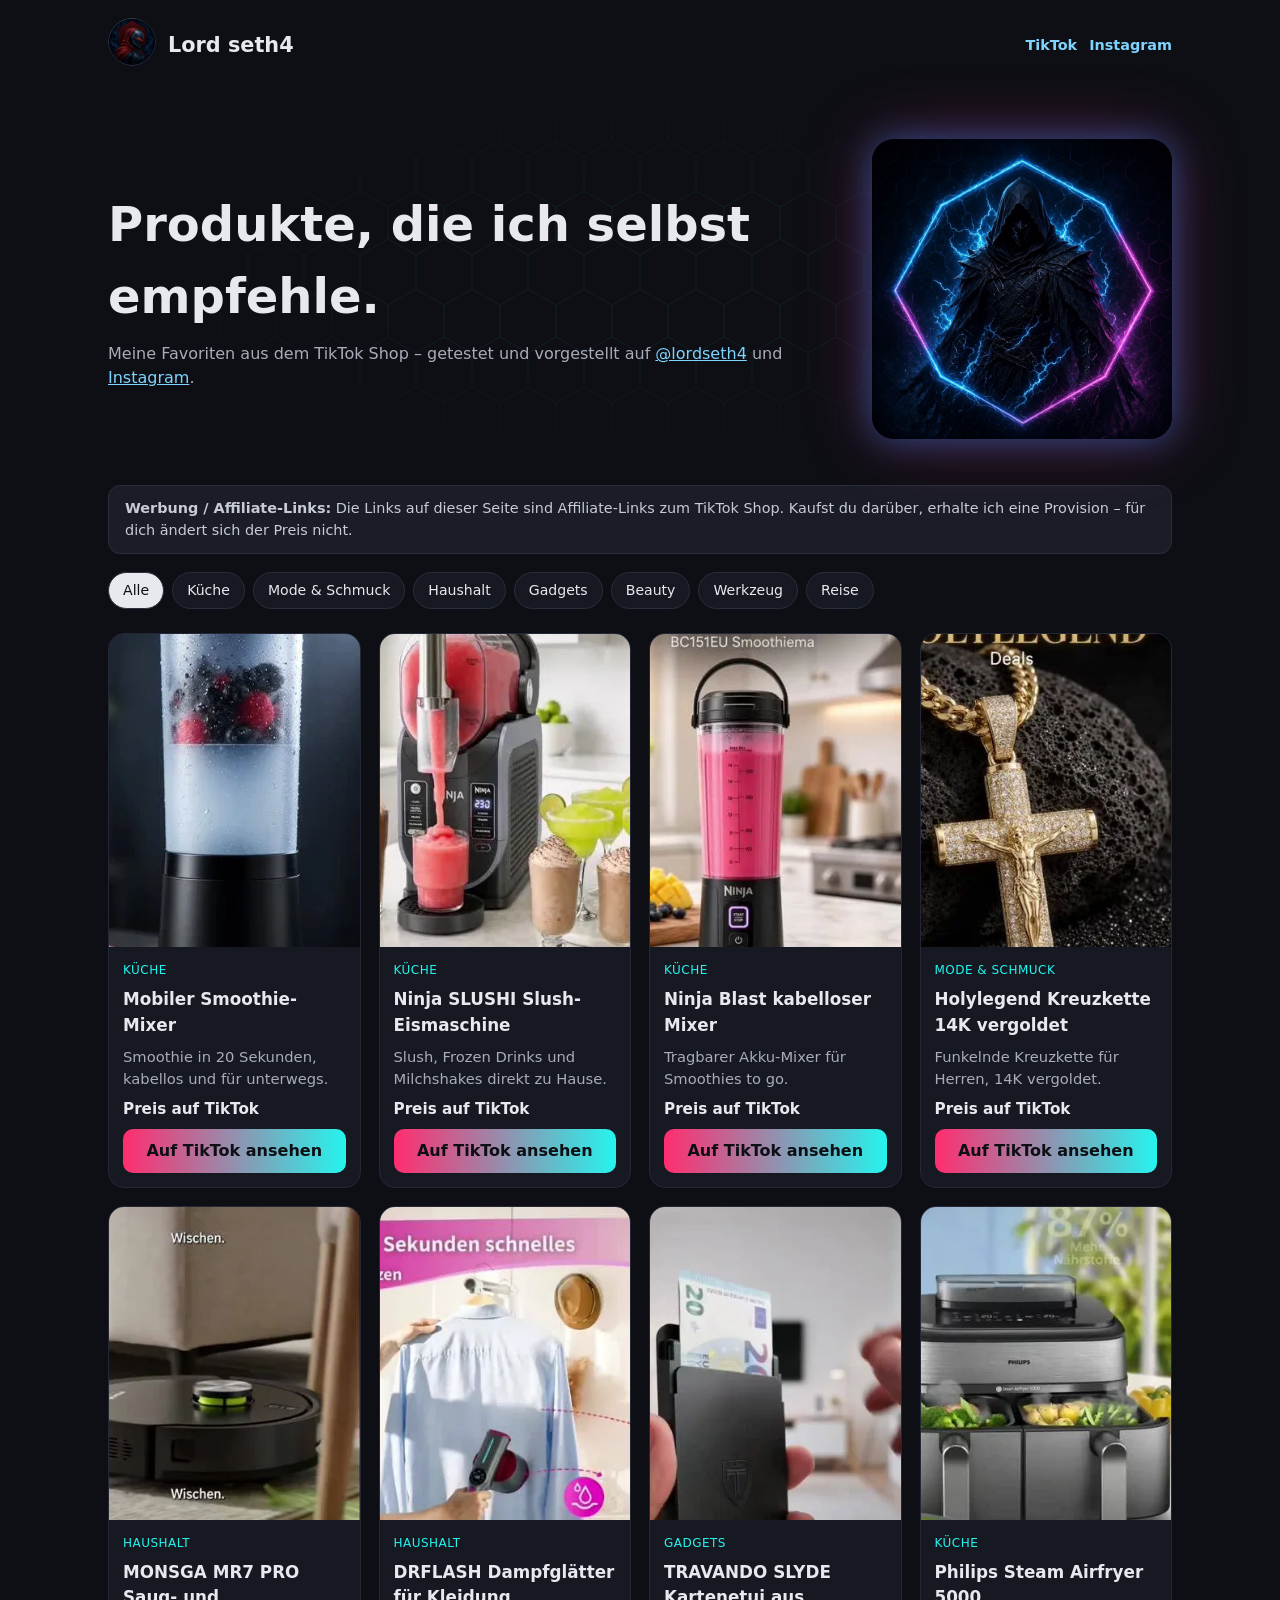
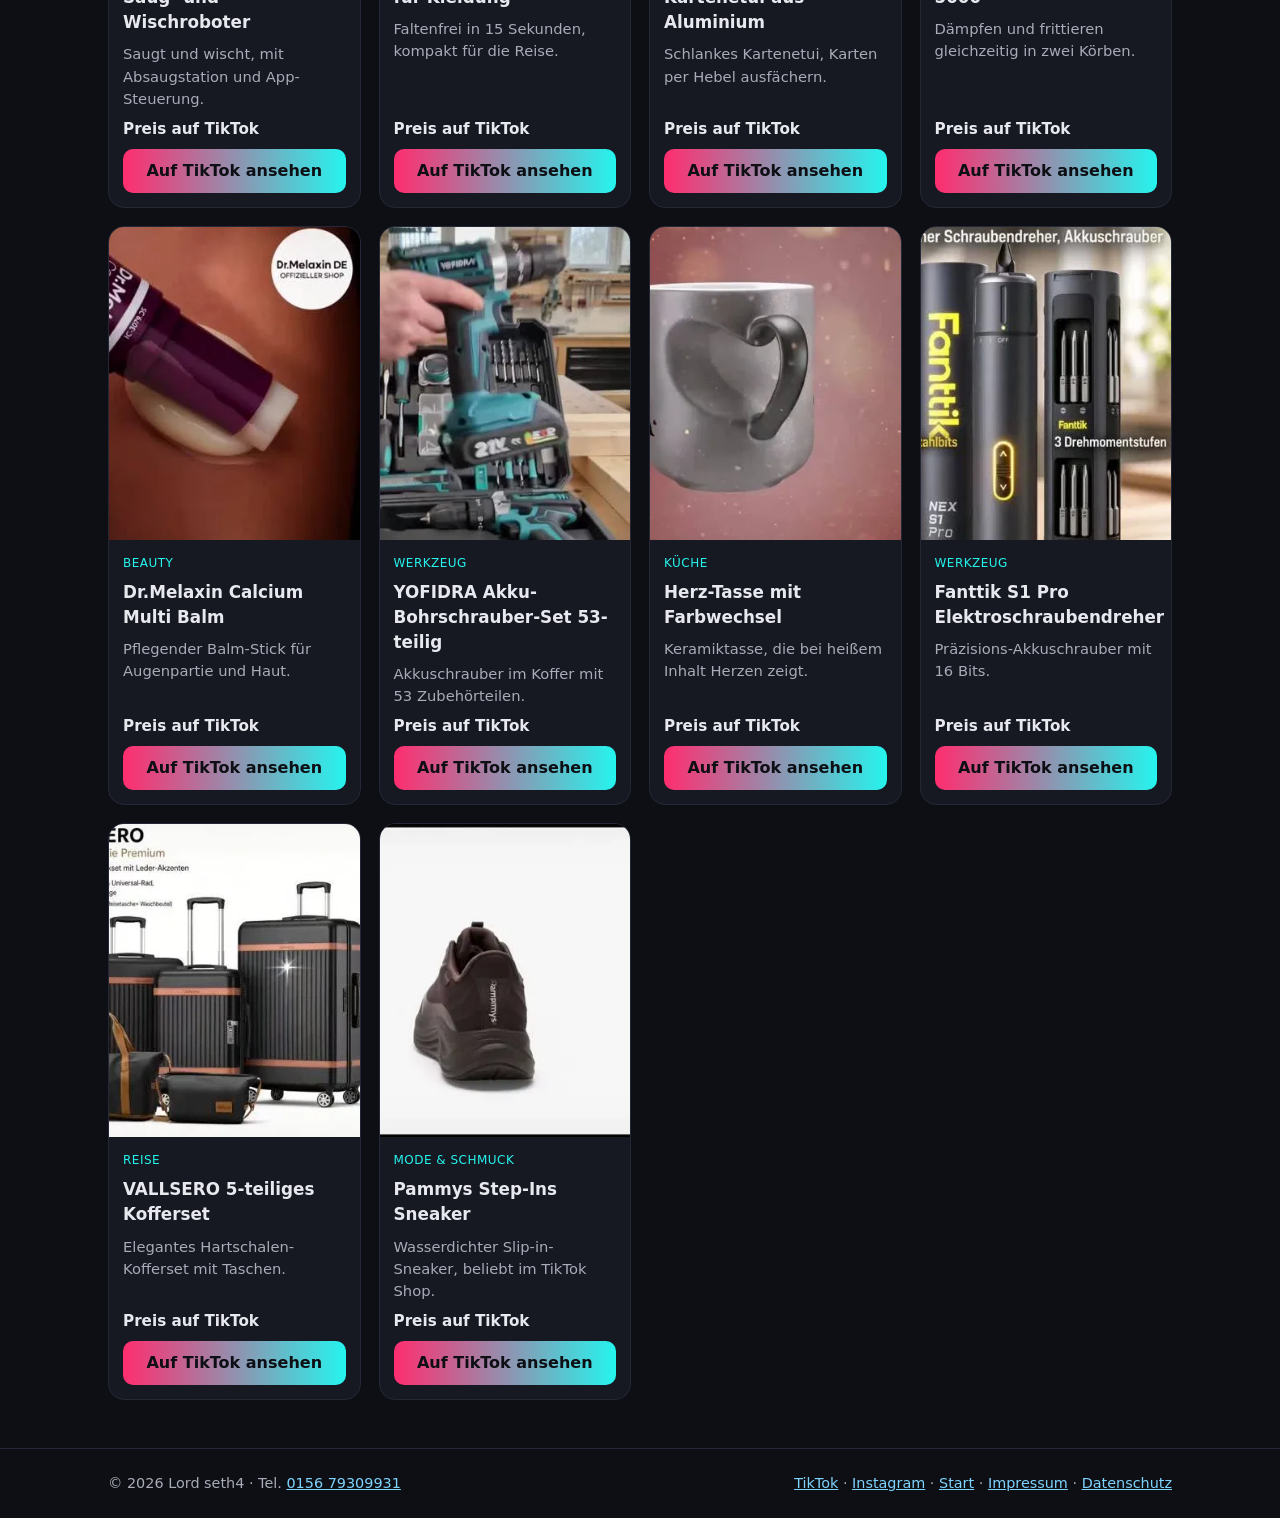
<file: index.html>
<!doctype html><html lang="de"><head><meta charset="utf-8"><meta name="viewport" content="width=device-width,initial-scale=1"><title>Lord seth4 – Produkte, die ich selbst empfehle</title><link rel="icon" href="img/logo.svg"><link rel="stylesheet" href="style.css"></head><body><div class="wrap"><header><a href="index.html"><img src="img/logo.svg" alt="Lord seth4 Logo"></a><b>Lord seth4</b><nav class="social"><a href="https://www.tiktok.com/@lordseth4" target="_blank" rel="noopener">TikTok</a><a href="https://www.instagram.com/lord.seth4" target="_blank" rel="noopener">Instagram</a></nav></header></div>
<main class="wrap"><section class="hero"><img class="hero-fig" src="img/hero-figure.jpg" alt="Lord seth4 Figur"><div class="hero-txt"><h1>Produkte, die ich selbst empfehle.</h1><p>Meine Favoriten aus dem TikTok Shop – getestet und vorgestellt auf <a href="https://www.tiktok.com/@lordseth4">@lordseth4</a> und <a href="https://www.instagram.com/lord.seth4">Instagram</a>.</p></div></section>
<div class="notice"><b>Werbung / Affiliate-Links:</b> Die Links auf dieser Seite sind Affiliate-Links zum TikTok Shop. Kaufst du darüber, erhalte ich eine Provision – für dich ändert sich der Preis nicht.</div>
<div class="filters" id="filters"></div><div class="grid" id="grid"></div></main>
<script>
const P='https://www.tiktok.com/@lordseth4';
fetch('products.json').then(r=>r.json()).then(ps=>{const g=document.getElementById('grid'),f=document.getElementById('filters');
const cats=['Alle',...new Set(ps.map(p=>p.kategorie))];
const show=c=>{g.querySelectorAll('.card').forEach(e=>e.hidden=!(c==='Alle'||e.dataset.k===c));f.querySelectorAll('button').forEach(b=>b.classList.toggle('on',b.textContent===c))};
cats.forEach(c=>{const b=document.createElement('button');b.textContent=c;b.onclick=()=>show(c);f.appendChild(b)});
ps.forEach(p=>{const c=document.createElement('article');c.className='card';c.dataset.k=p.kategorie;c.innerHTML='<img loading="lazy" alt=""><div><span class="cat"></span><h3></h3><p></p><strong class="preis"></strong><a class="btn" target="_blank" rel="sponsored noopener"></a></div>';
c.querySelector('img').src=p.bild;c.querySelector('img').alt=p.name;c.querySelector('.cat').textContent=p.kategorie;c.querySelector('h3').textContent=p.name;c.querySelector('p').textContent=p.beschreibung;
c.querySelector('.preis').textContent=p.preis?p.preis:'Preis auf TikTok';const a=c.querySelector('a');a.href=p.link||P;a.textContent=(p.link&&p.link!==P)?'Zum Produkt':'Auf TikTok ansehen';g.appendChild(c)});show('Alle')});
</script>
<footer><div class="wrap"><span>© 2026 Lord seth4 · Tel. <a href="tel:+4915679309931">0156 79309931</a></span><span><a href="https://www.tiktok.com/@lordseth4">TikTok</a> · <a href="https://www.instagram.com/lord.seth4">Instagram</a> · <a href="index.html">Start</a> · <a href="impressum.html">Impressum</a> · <a href="datenschutz.html">Datenschutz</a></span></div></footer></body></html>
</file>
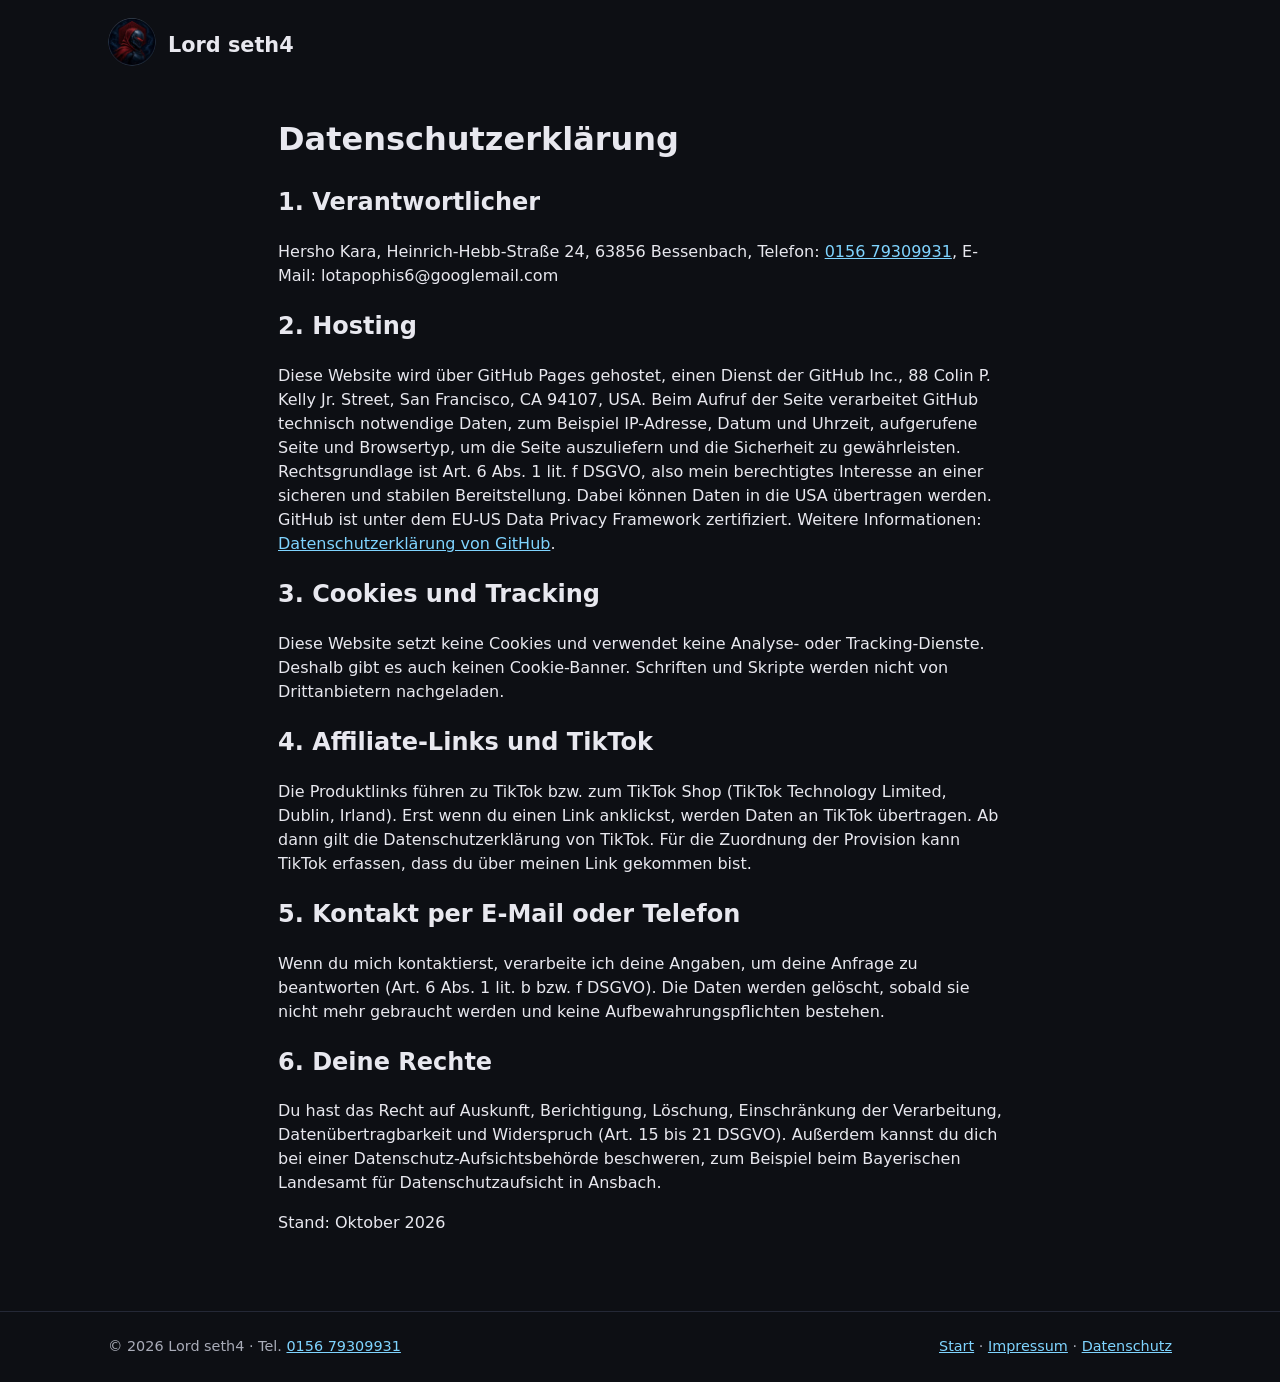
<file: datenschutz.html>
<!doctype html><html lang="de"><head><meta charset="utf-8"><meta name="viewport" content="width=device-width,initial-scale=1"><title>Datenschutz – Lord seth4</title><link rel="icon" href="img/logo.svg"><link rel="stylesheet" href="style.css"></head><body><div class="wrap"><header><a href="index.html"><img src="img/logo.svg" alt="Lord seth4 Logo"></a><b>Lord seth4</b></header></div>
<main class="legal"><h1>Datenschutzerklärung</h1>
<h2>1. Verantwortlicher</h2><p>Hersho Kara, Heinrich-Hebb-Straße 24, 63856 Bessenbach, Telefon: <a href="tel:+4915679309931">0156 79309931</a>, E-Mail: lotapophis6@googlemail.com</p>
<h2>2. Hosting</h2><p>Diese Website wird über GitHub Pages gehostet, einen Dienst der GitHub Inc., 88 Colin P. Kelly Jr. Street, San Francisco, CA 94107, USA. Beim Aufruf der Seite verarbeitet GitHub technisch notwendige Daten, zum Beispiel IP-Adresse, Datum und Uhrzeit, aufgerufene Seite und Browsertyp, um die Seite auszuliefern und die Sicherheit zu gewährleisten. Rechtsgrundlage ist Art. 6 Abs. 1 lit. f DSGVO, also mein berechtigtes Interesse an einer sicheren und stabilen Bereitstellung. Dabei können Daten in die USA übertragen werden. GitHub ist unter dem EU-US Data Privacy Framework zertifiziert. Weitere Informationen: <a href="https://docs.github.com/de/site-policy/privacy-policies/github-general-privacy-statement">Datenschutzerklärung von GitHub</a>.</p>
<h2>3. Cookies und Tracking</h2><p>Diese Website setzt keine Cookies und verwendet keine Analyse- oder Tracking-Dienste. Deshalb gibt es auch keinen Cookie-Banner. Schriften und Skripte werden nicht von Drittanbietern nachgeladen.</p>
<h2>4. Affiliate-Links und TikTok</h2><p>Die Produktlinks führen zu TikTok bzw. zum TikTok Shop (TikTok Technology Limited, Dublin, Irland). Erst wenn du einen Link anklickst, werden Daten an TikTok übertragen. Ab dann gilt die Datenschutzerklärung von TikTok. Für die Zuordnung der Provision kann TikTok erfassen, dass du über meinen Link gekommen bist.</p>
<h2>5. Kontakt per E-Mail oder Telefon</h2><p>Wenn du mich kontaktierst, verarbeite ich deine Angaben, um deine Anfrage zu beantworten (Art. 6 Abs. 1 lit. b bzw. f DSGVO). Die Daten werden gelöscht, sobald sie nicht mehr gebraucht werden und keine Aufbewahrungspflichten bestehen.</p>
<h2>6. Deine Rechte</h2><p>Du hast das Recht auf Auskunft, Berichtigung, Löschung, Einschränkung der Verarbeitung, Datenübertragbarkeit und Widerspruch (Art. 15 bis 21 DSGVO). Außerdem kannst du dich bei einer Datenschutz-Aufsichtsbehörde beschweren, zum Beispiel beim Bayerischen Landesamt für Datenschutzaufsicht in Ansbach.</p><p>Stand: Oktober 2026</p></main>
<footer><div class="wrap"><span>© 2026 Lord seth4 · Tel. <a href="tel:+4915679309931">0156 79309931</a></span><span><a href="index.html">Start</a> · <a href="impressum.html">Impressum</a> · <a href="datenschutz.html">Datenschutz</a></span></div></footer></body></html>
</file>
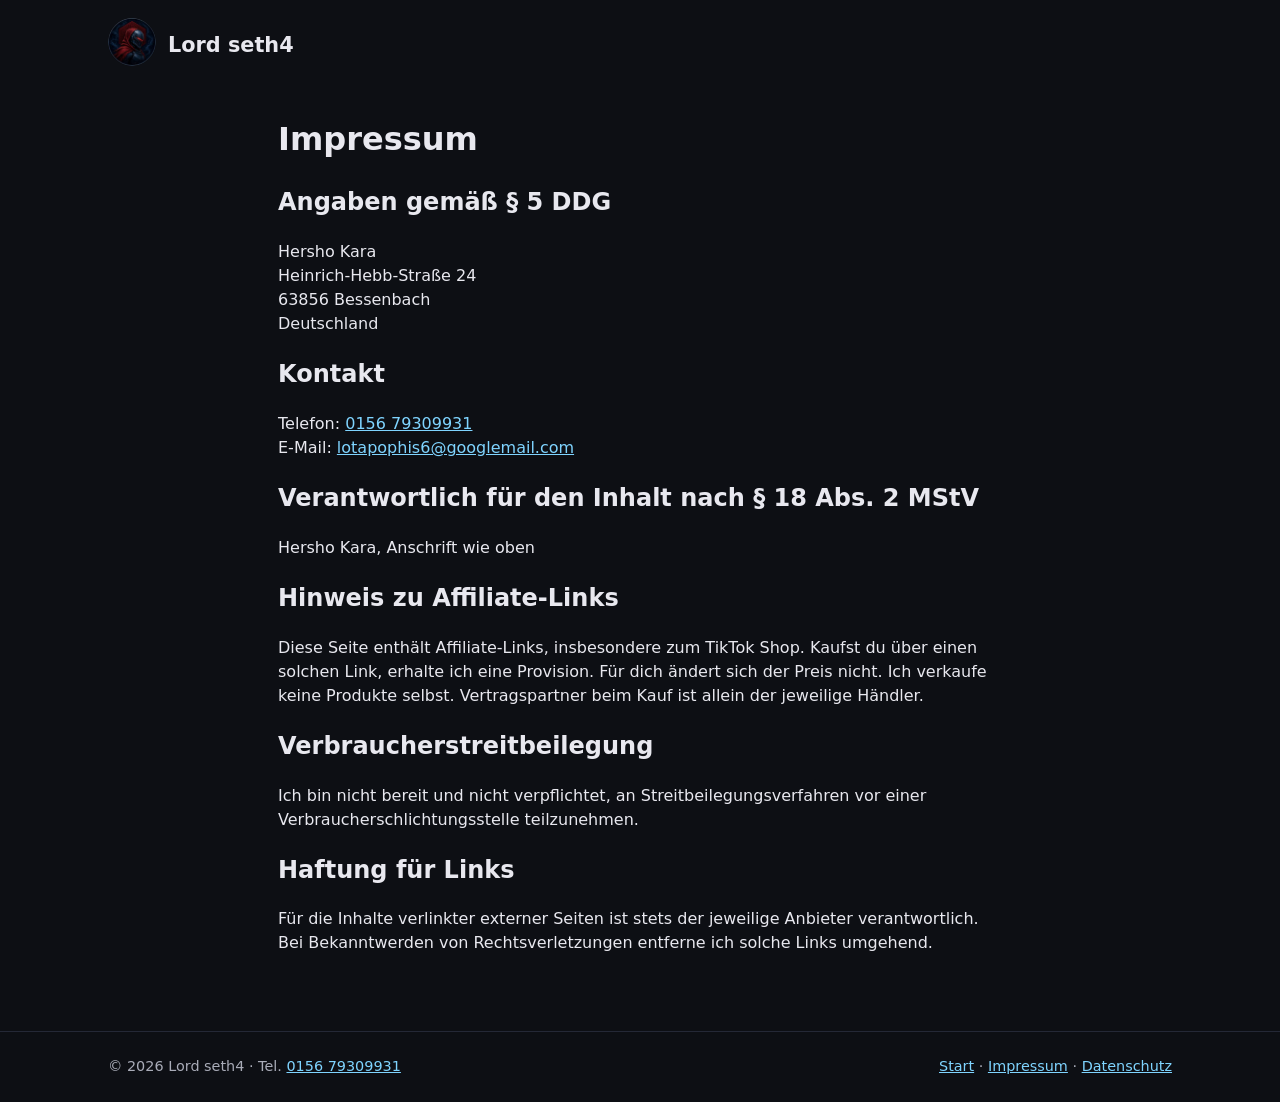
<file: impressum.html>
<!doctype html><html lang="de"><head><meta charset="utf-8"><meta name="viewport" content="width=device-width,initial-scale=1"><title>Impressum – Lord seth4</title><link rel="icon" href="img/logo.svg"><link rel="stylesheet" href="style.css"></head><body><div class="wrap"><header><a href="index.html"><img src="img/logo.svg" alt="Lord seth4 Logo"></a><b>Lord seth4</b></header></div>
<main class="legal"><h1>Impressum</h1><h2>Angaben gemäß § 5 DDG</h2><p>Hersho Kara<br>Heinrich-Hebb-Straße 24<br>63856 Bessenbach<br>Deutschland</p>
<h2>Kontakt</h2><p>Telefon: <a href="tel:+4915679309931">0156 79309931</a><br>E-Mail: <a href="mailto:lotapophis6@googlemail.com">lotapophis6@googlemail.com</a></p>
<h2>Verantwortlich für den Inhalt nach § 18 Abs. 2 MStV</h2><p>Hersho Kara, Anschrift wie oben</p>
<h2>Hinweis zu Affiliate-Links</h2><p>Diese Seite enthält Affiliate-Links, insbesondere zum TikTok Shop. Kaufst du über einen solchen Link, erhalte ich eine Provision. Für dich ändert sich der Preis nicht. Ich verkaufe keine Produkte selbst. Vertragspartner beim Kauf ist allein der jeweilige Händler.</p>
<h2>Verbraucherstreitbeilegung</h2><p>Ich bin nicht bereit und nicht verpflichtet, an Streitbeilegungsverfahren vor einer Verbraucherschlichtungsstelle teilzunehmen.</p>
<h2>Haftung für Links</h2><p>Für die Inhalte verlinkter externer Seiten ist stets der jeweilige Anbieter verantwortlich. Bei Bekanntwerden von Rechtsverletzungen entferne ich solche Links umgehend.</p></main>
<footer><div class="wrap"><span>© 2026 Lord seth4 · Tel. <a href="tel:+4915679309931">0156 79309931</a></span><span><a href="index.html">Start</a> · <a href="impressum.html">Impressum</a> · <a href="datenschutz.html">Datenschutz</a></span></div></footer></body></html>
</file>
<file: style.css>
*{box-sizing:border-box}body{margin:0;font-family:system-ui,-apple-system,Segoe UI,Roboto,sans-serif;background:#0d0f14;color:#e8e8ef;line-height:1.5}
a{color:#7fd4ff}.wrap{max-width:1100px;margin:0 auto;padding:0 18px}
header{display:flex;align-items:center;gap:12px;padding:18px 0}header img{width:48px;height:48px;border-radius:50%;object-fit:cover}header b{font-size:1.3rem}
.hero{padding:48px 0 28px;text-align:center}.hero h1{font-size:clamp(1.8rem,5vw,3rem);margin:0 0 10px}.hero p{color:#a9acb8;margin:0}
.notice{background:#1a1d26;border:1px solid #2a2e3b;border-radius:12px;padding:12px 16px;font-size:.9rem;color:#c9cbd4;margin:18px 0}
.grid{display:grid;grid-template-columns:repeat(auto-fill,minmax(230px,1fr));gap:18px;margin:24px 0 48px}
.card{background:#161922;border:1px solid #242836;border-radius:16px;overflow:hidden;display:flex;flex-direction:column}
.card img{width:100%;aspect-ratio:4/5;object-fit:cover;background:#222}.card div{padding:14px;display:flex;flex-direction:column;gap:8px;flex:1}
.card h3{margin:0;font-size:1.05rem}.card p{margin:0;color:#a9acb8;font-size:.92rem;flex:1}
.btn{display:block;text-align:center;background:linear-gradient(90deg,#ff2d6f,#25f4ee);color:#0d0f14;font-weight:700;text-decoration:none;padding:10px;border-radius:10px}
footer{border-top:1px solid #242836;padding:24px 0;color:#a9acb8;font-size:.9rem}footer .wrap{display:flex;flex-wrap:wrap;gap:16px;justify-content:space-between}
.legal{max-width:760px;padding:24px 18px 60px;margin:0 auto}.legal h1{margin-top:0}
.social{margin-left:auto;display:flex;gap:12px}.social a{text-decoration:none;font-weight:600;font-size:.9rem}
.filters{display:flex;flex-wrap:wrap;gap:8px;margin-top:18px}.filters button{background:#161922;color:#e8e8ef;border:1px solid #2a2e3b;border-radius:999px;padding:7px 14px;font:inherit;font-size:.88rem;cursor:pointer}.filters button.on{background:#e8e8ef;color:#0d0f14}
.cat{font-size:.75rem;color:#25f4ee;text-transform:uppercase;letter-spacing:.04em}.preis{font-size:.95rem}.card[hidden]{display:none}
.grid{grid-template-columns:repeat(2,1fr);gap:10px}
@media(min-width:700px){.grid{grid-template-columns:repeat(3,1fr);gap:16px}}
@media(min-width:1000px){.grid{grid-template-columns:repeat(4,1fr);gap:18px}}
@media(max-width:699px){.card div{padding:9px;gap:5px}.card h3{font-size:.86rem;line-height:1.25}.card p{font-size:.78rem}.btn{font-size:.78rem;padding:8px 4px}.preis{font-size:.82rem}.card{border-radius:12px}}
.hero{position:relative;display:flex;flex-direction:column;align-items:center;gap:22px}
.hero::before{content:"";position:absolute;inset:0;z-index:-1;opacity:.07;background-image:url("data:image/svg+xml,%3Csvg xmlns='http://www.w3.org/2000/svg' width='56' height='98'%3E%3Cpath d='M28 66L0 50V18L28 2l28 16v32L28 66zm0 32V66' fill='none' stroke='%2325f4ee' stroke-width='1'/%3E%3C/svg%3E");-webkit-mask:radial-gradient(ellipse at center,#000 30%,transparent 75%);mask:radial-gradient(ellipse at center,#000 30%,transparent 75%)}
.hero-fig{width:220px;max-width:70vw;aspect-ratio:1;object-fit:cover;border-radius:22px;box-shadow:0 0 34px rgba(37,140,255,.45),0 0 70px rgba(255,45,140,.3)}
@media(min-width:800px){.hero{flex-direction:row-reverse;justify-content:center;text-align:left;gap:48px}.hero-fig{width:300px}}
</file>
